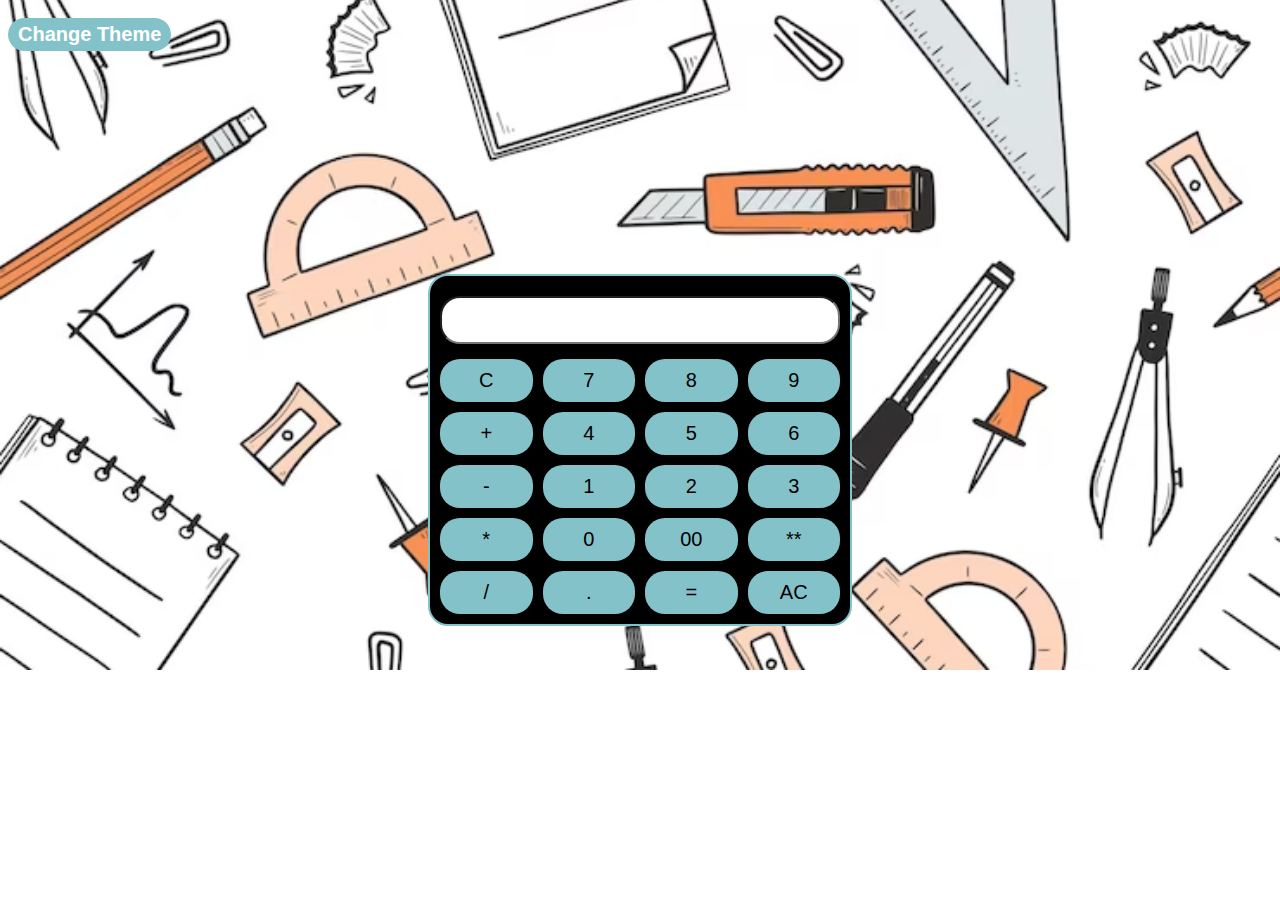
<file: calculator/index.html>
<!DOCTYPE html>
<html lang="en">
<head>
    <meta charset="UTF-8">
    <meta name="viewport" content="width=device-width, initial-scale=1.0">
    <link rel="stylesheet" href="assets/css/style.css">
    <title>Calculator</title>
</head>
<body class="light-theme">
    <div class="calculator">
        <input type="text" id="display" readonly>
        <div class="buttons">
            <button onclick="clearDisplay()">C</button>
            <button onclick="ToDisplay('7')">7</button>
            <button onclick="ToDisplay('8')">8</button>
            <button onclick="ToDisplay('9')">9</button>
            <button onclick="ToDisplay('+')">+</button>
            <button onclick="ToDisplay('4')">4</button>
            <button onclick="ToDisplay('5')">5</button>
            <button onclick="ToDisplay('6')">6</button>
            <button onclick="ToDisplay('-')">-</button>
            <button onclick="ToDisplay('1')">1</button>
            <button onclick="ToDisplay('2')">2</button>
            <button onclick="ToDisplay('3')">3</button>
            <button onclick="ToDisplay('*')">*</button>
            <button onclick="ToDisplay('0')">0</button>
            <button onclick="ToDisplay('00')">00</button>
            <button  onclick="ToDisplay('**')">**</button>
            <button onclick="ToDisplay('/')">/</button>
            <button onclick="ToDisplay('.')">.</button>
            <button onclick="calculateResult()">=</button>
            <button onclick="clearDisplay()">AC</button>
        </div>
    </div>
    <button class=" theme-button" onclick="changeTheme()">Change Theme</button>
    <script src="assets/js/cal.js"></script>
</body>
</html>
</file>
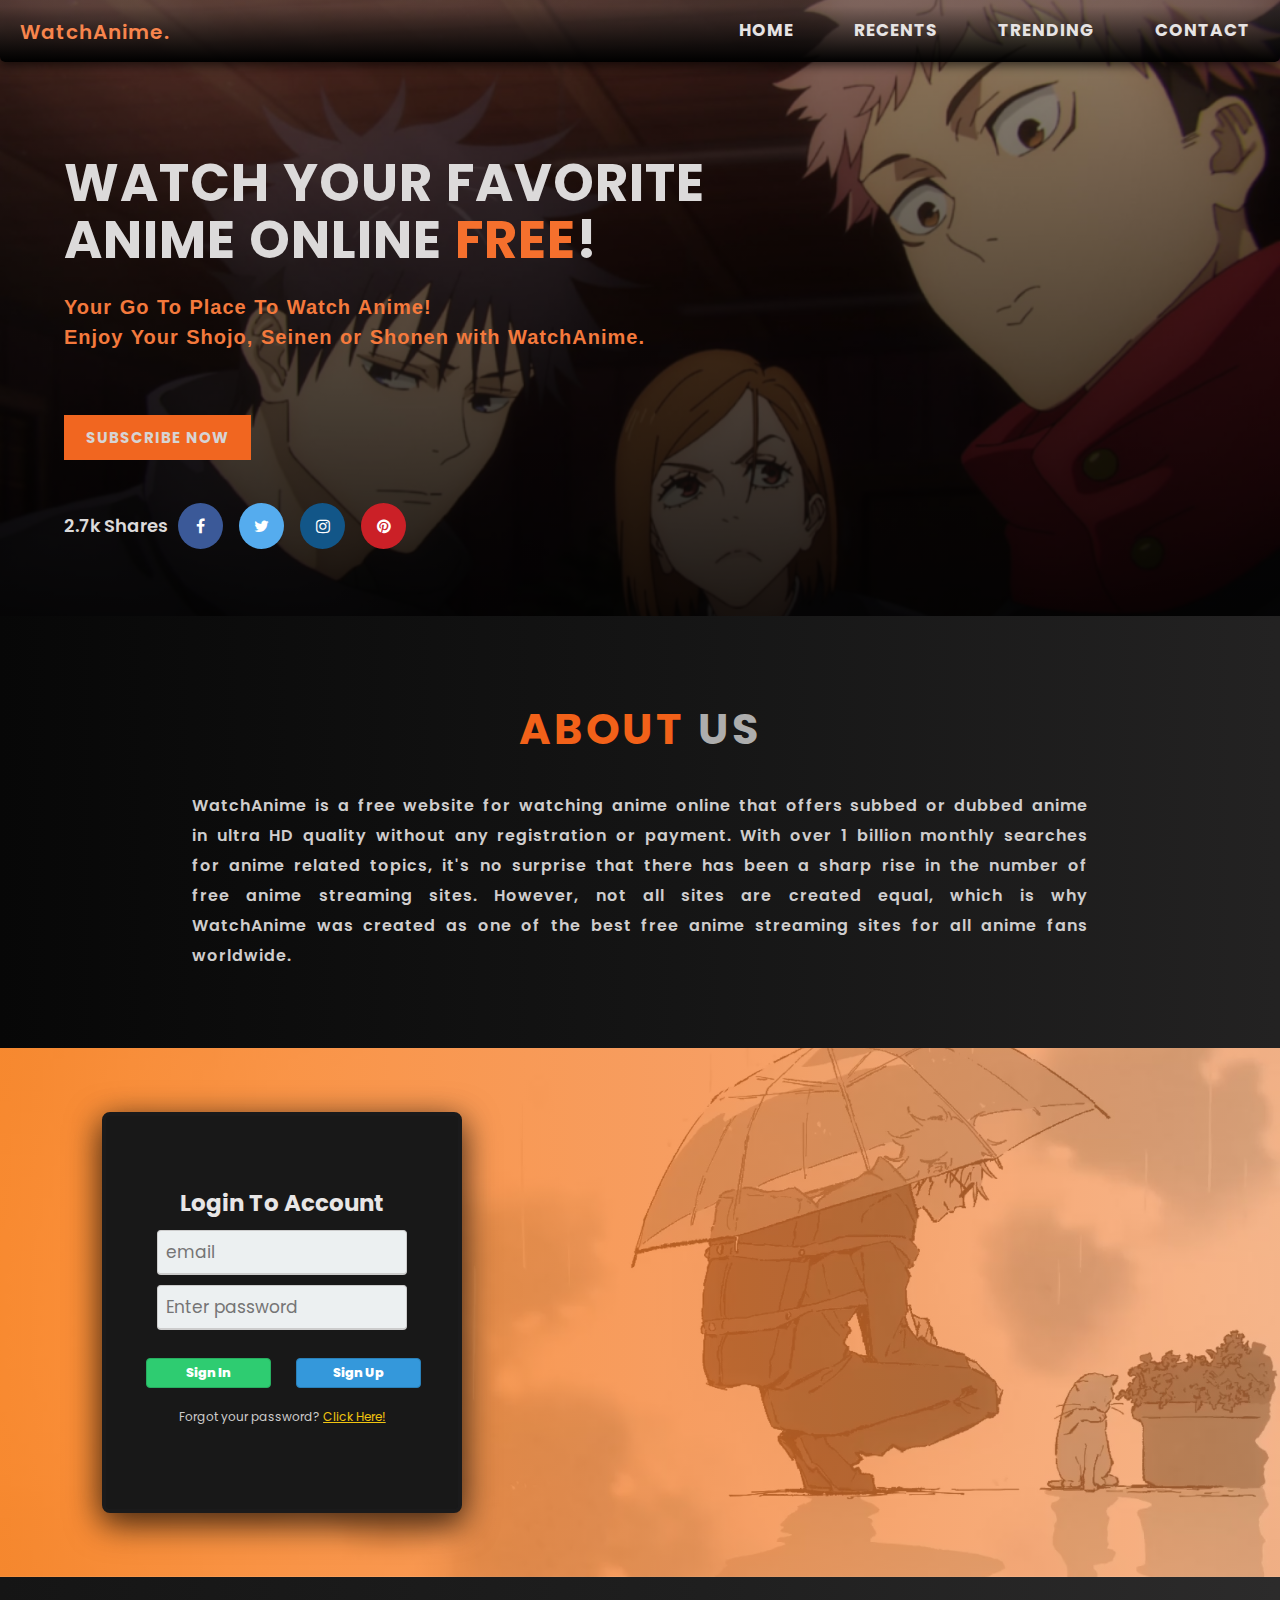
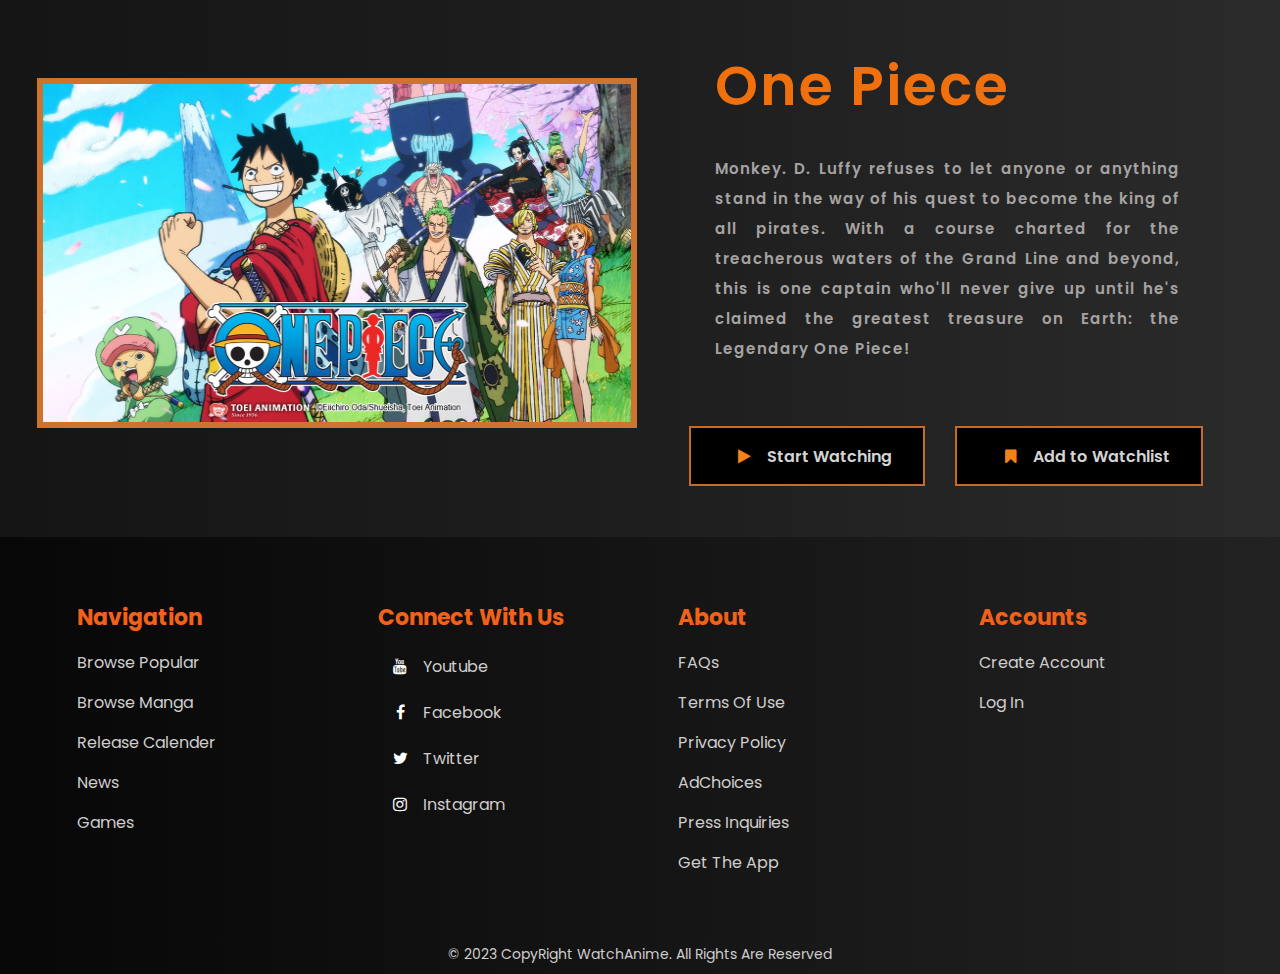
<file: landingpage/index.html>
<!DOCTYPE html>
<html lang="en">

<head>
    <meta charset="UTF-8">
    <meta name="viewport" content="width=device-width, initial-scale=1.0">
    <title>Landing Page</title>
    <link rel="stylesheet" href="assets/css/style.css">
    <link
        href="https://fonts.googleapis.com/css?family=Poppins:100,100italic,200,200italic,300,300italic,regular,italic,500,500italic,600,600italic,700,700italic,800,800italic,900,900italic"
        rel="stylesheet" />
    <link
        href="https://fonts.googleapis.com/css?family=Open+Sans:300,regular,500,600,700,800,300italic,italic,500italic,600italic,700italic,800italic"
        rel="stylesheet" />
    <link href="https://fonts.googleapis.com/css?family=Oswald:200,300,regular,500,600,700" rel="stylesheet" />
    <link href="https://fonts.googleapis.com/css?family=Montserrat+Subrayada:regular,700" rel="stylesheet" />
    <link rel="stylesheet" href="https://cdnjs.cloudflare.com/ajax/libs/font-awesome/4.7.0/css/font-awesome.min.css">
</head>

<body>
    <header>
        <nav id="navbar">
            <div id="name"><a href="#">WatchAnime.</a></div>
            <div class="menu">
                <ul>
                    <li><a href="#">Home</a></li>
                    <li><a href="#">Recents</a></li>
                    <li><a href="#">Trending</a></li>
                    <li><a href="#">Contact</a></li>
                </ul>
            </div>
        </nav>
    </header>
    <section id="intro">
        <div class="head">
            <h1>WATCH YOUR FAVORITE ANIME ONLINE <span>FREE</span>!</h1>
            <p>Your Go To Place To Watch Anime!</p>
            <p>Enjoy Your Shojo, Seinen or Shonen with WatchAnime.</p>
            <div class="btn"><a href="#" class=>SUBSCRIBE NOW</a></div>
        </div>
        <div class="icons">
            <div id="share">
                <p>2.7k Shares</p>
            </div>
            <a href="#" class="fa fa-facebook"></a>
            <a href="#" class="fa fa-twitter"></a>
            <a href="#" class="fa fa-instagram"></a>
            <a href="#" class="fa fa-pinterest"></a>
        </div>
    </section>
    <section class="about">
        <div class="aboutus">
            <h1>About <span>Us</span></h1>
            <p> WatchAnime is a free website for watching anime online that offers subbed or dubbed anime in ultra
                HD quality without any registration or payment. With over 1 billion monthly searches for anime
                related topics, it's no surprise that there has been a sharp rise in the number of free anime
                streaming sites. However, not all sites are created equal, which is why WatchAnime was created as
                one of
                the best free anime streaming sites for all anime fans worldwide.</p>
        </div>
    </section>
    <section class="form">
        <form>
            <div class="box">
                <div>
                    <h1>Login To Account</h1>
                    <input type="email" name="email" placeholder="email" class="email" />
                    <input type="password" name="email" placeholder="Enter password" class="email" />
                    <a href="#">
                        <div class="but">Sign In</div>
                    </a>
                    <a href="#">
                        <div id="but2">Sign Up</div>
                    </a>
                    <p>Forgot your password? <u><a style="color:#f1c40f;" href="">Click Here!</a></u></p>
                </div>
        </form>
    </section>
    <section class="sec4">
        <div class="img"><img src="assets/img/pic6.jpe" alt=""></div>
        <div class="series">
            <h1>One Piece</h1>
            <p>Monkey. D. Luffy refuses to let anyone or anything stand in the way of his quest to become the king of
                all pirates. With a course charted for the treacherous waters of the Grand Line and beyond, this is one
                captain who'll never give up until he's claimed the greatest treasure on Earth: the Legendary One Piece!
            </p>
            <button class="b"><i class="fa fa-play"></i>Start Watching</button>
            <button class="b" id="wl"><i class="fa fa-bookmark"></i>Add to Watchlist</button>
        </div>
    </section>
    <footer class="footer">
        <div class="con">
            <div class="navigation">
                <h4>Navigation</h4>
                <p><a href="#">Browse Popular</a></p>
                <p><a href="#">Browse Manga</a></p>
                <p><a href="#">Release Calender</a></p>
                <p><a href="#">News</a></p>
                <p><a href="#">Games</a></p>
            </div>
            <div class="connect">
                <h4>Connect With Us </h4>
                <p><i class="y fa fa-youtube"></i><a href="#">Youtube</a></p>
                <p><i class="f fa fa-facebook"></i><a href="#">Facebook</a></p>
                <p><i class="t fa fa-twitter"></i><a href="#">Twitter</a></p>
                <p><i class="i fa fa-instagram"></i><a href="#">Instagram</a></p>

            </div>
            <div class="ab">
                <h4>About</h4>
                <p><a href="#">FAQs</a></p>
                <p><a href="#">Terms Of Use</a></p>
                <p><a href="#">Privacy Policy</a></p>
                <p><a href="#">AdChoices</a></p>
                <p><a href="#">Press Inquiries</a></p>
                <p><a href="#">Get The App</a></p>
            </div>
            <div class="acc">
                <h4>Accounts</h4>
                <p><a href="#">Create Account</a></p>
                <p><a href="#">Log In</a></p>
            </div>
        </div>
        <div class="copyright">
            <p> &copy; 2023 CopyRight WatchAnime. All Rights Are Reserved</p>
        </div>
    </footer>
</body>

</html>
</file>
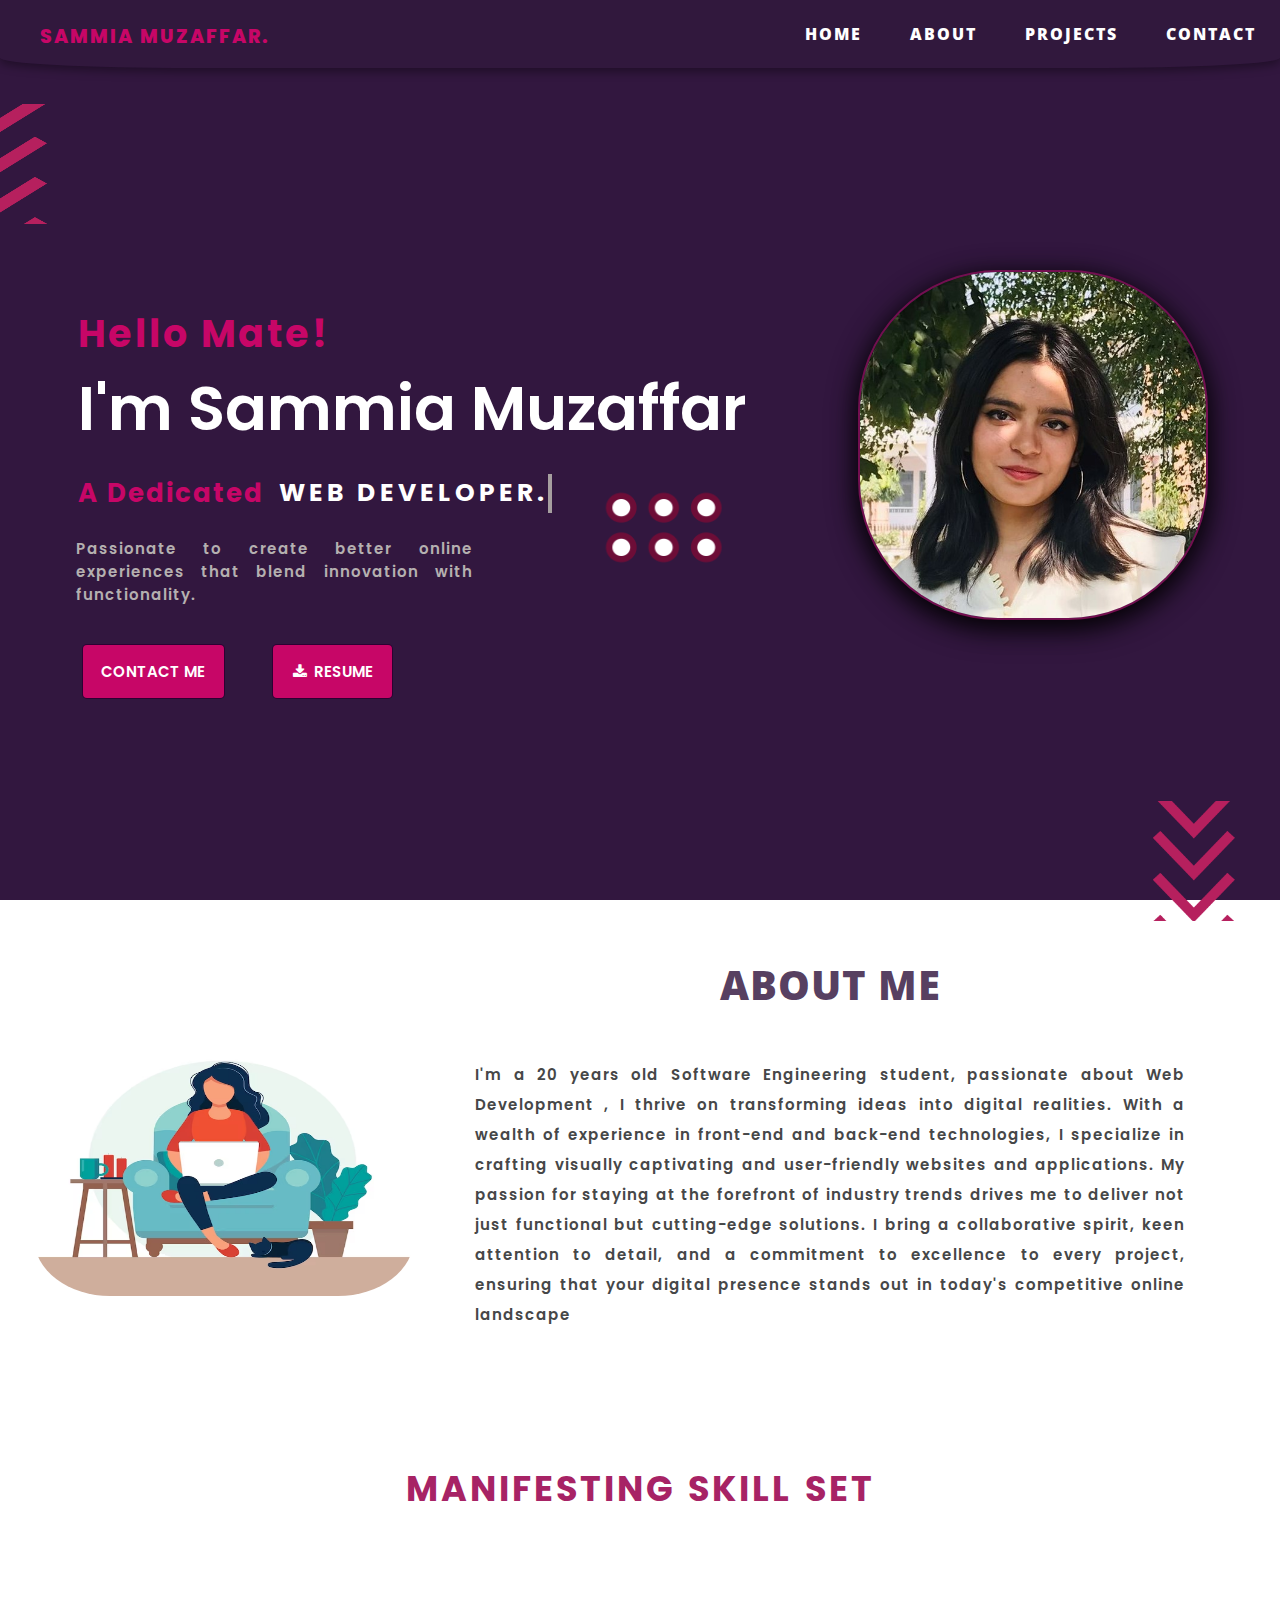
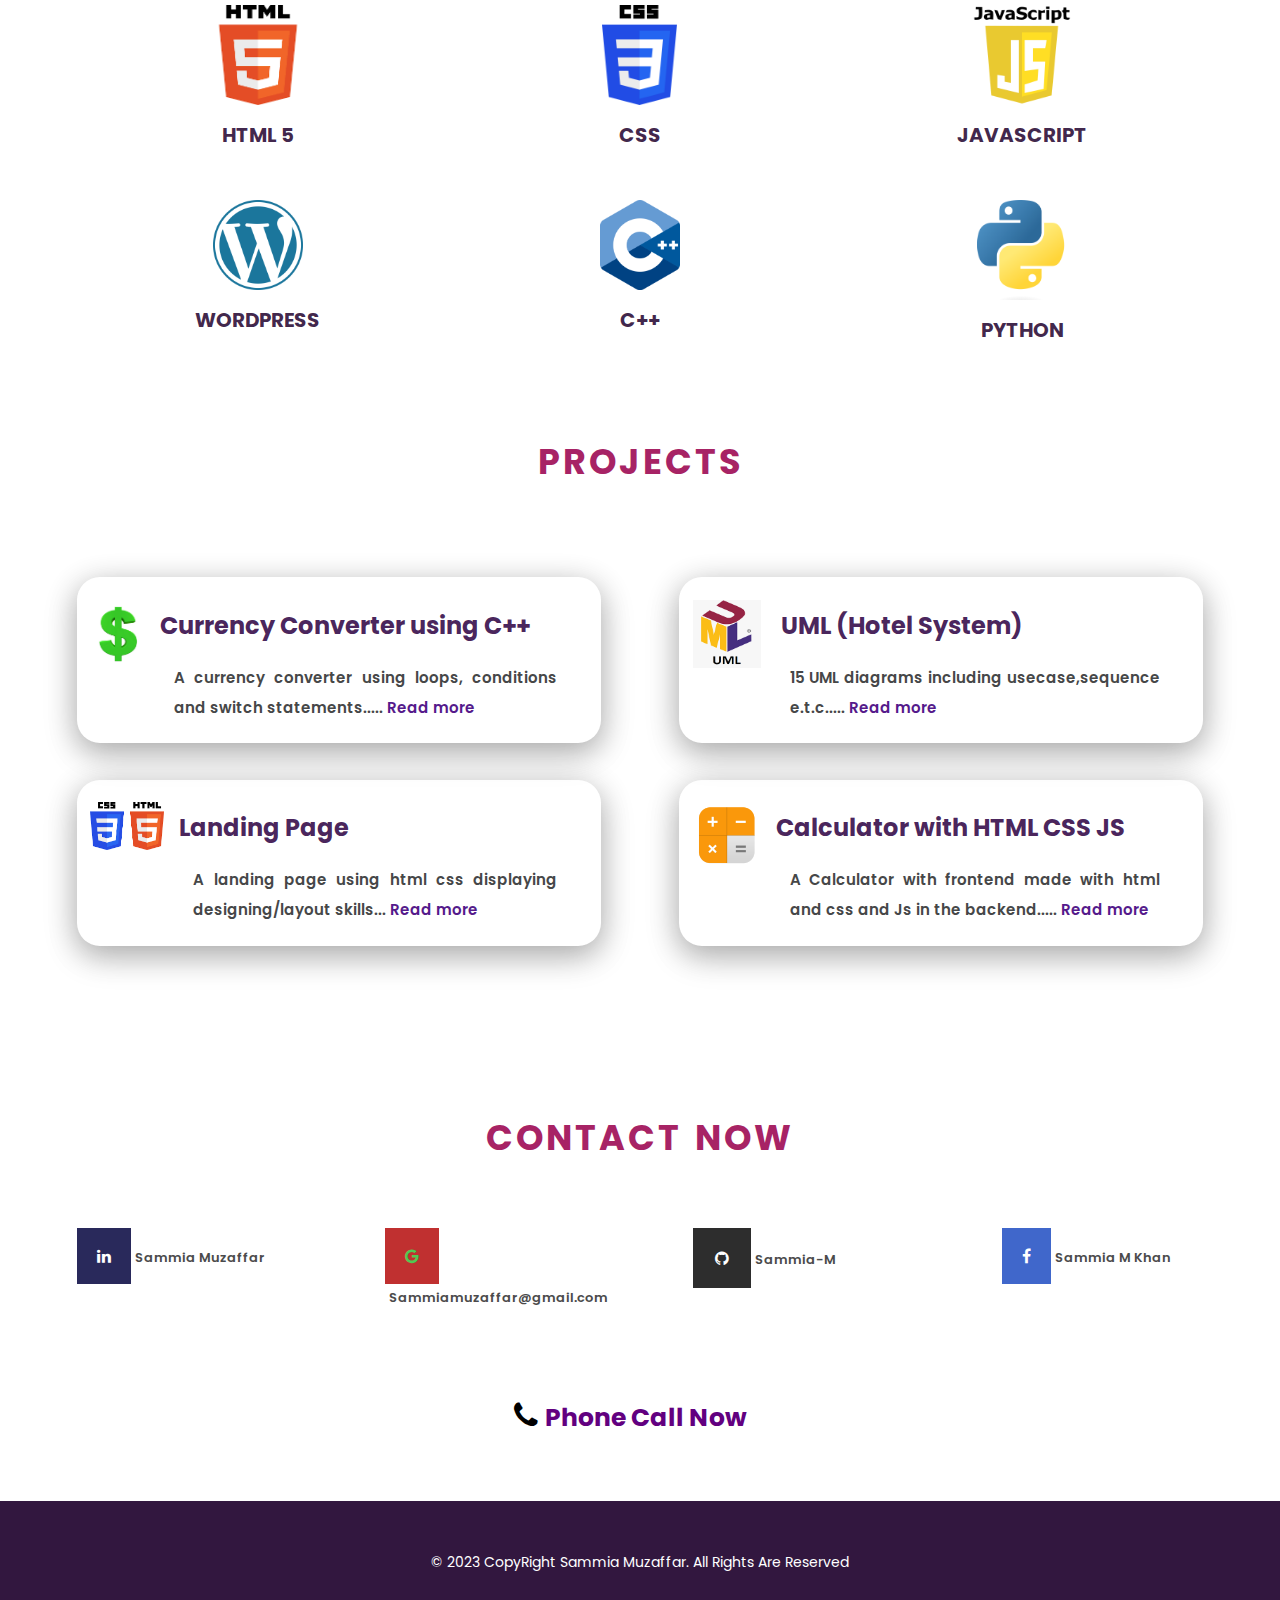
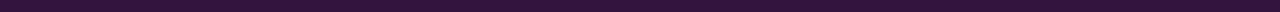
<file: portfolio/index.html>
<!DOCTYPE html>
<html lang="en">

<head>
    <meta charset="UTF-8">
    <title>Portfolio</title>
    <!-- css -->
    <link rel="stylesheet" href="assets/css/style.css">
    <!-- fonts -->
    <link
        href="https://fonts.googleapis.com/css?family=Open+Sans:300,regular,500,600,700,800,300italic,italic,500italic,600italic,700italic,800italic"
        rel="stylesheet" />
    <link href="https://fonts.googleapis.com/css?family=Oswald:200,300,regular,500,600,700" rel="stylesheet" />
    <link href="https://fonts.googleapis.com/css?family=Montserrat+Subrayada:regular,700" rel="stylesheet" />
    <!-- icons -->
    <link rel="stylesheet" href="https://cdnjs.cloudflare.com/ajax/libs/font-awesome/4.7.0/css/font-awesome.min.css">
</head>

<body>

    <nav id="navbar">
        <div>
            <a class="tagl" href="#">
                <p>SAMMIA MUZAFFAR.</p>
            </a>
        </div>
        <div class="links">
            <ul>
                <li class="item"><a href="#home">HOME</a></li>
                <li class="item"><a href="#about">ABOUT</a></li>
                <li class="item"><a href="#projects">PROJECTS</a></li>
                <li class="item"><a href="#contact">CONTACT</a></li>
            </ul>
        </div>
    </nav>
    <section class="sec1">
        <img src="assets/img/pattern.png" alt="" class="pattern">
        <img src="assets/img/pattern2.png" alt="" class="pattern2">
        <img src="assets/img/pattern3.png" alt="" class="pattern3">
        <div class="photo"><img src="assets/img/pic2.jpg" alt=""></div>
        <div class="hello">
            <h1>Hello Mate!</h1>
        </div>
        <div class="constant">I'm Sammia Muzaffar</div>
        <div class="typewriter">
            <p>A Dedicated
            <h1>WEB DEVELOPER.</h1>
            </p>
        </div>
        <div class="intro">
            <p>Passionate to create better online experiences that blend innovation with functionality.</p>
        </div>
        <din class="btn">
            <button>CONTACT ME</button>
            <button><i class="fa fa-download"></i>RESUME</button>
        </din>
    </section>
    <section class="sec2">
        <div class="aboutpic">
            <img src="assets/img/aboutpic.avif" alt="">
        </div>
        <div class="about" id="about">
            <h1 id="head"> ABOUT ME
                <p>
                    I'm a 20 years old Software Engineering student, passionate about Web Development , I thrive on
                    transforming ideas into digital realities. With a wealth of experience in front-end and back-end
                    technologies, I specialize in crafting visually captivating and user-friendly websites and
                    applications. My passion for staying at the forefront of industry trends drives me to deliver not
                    just functional but cutting-edge solutions. I bring a collaborative spirit, keen attention to
                    detail, and a commitment to excellence to every project, ensuring that your digital presence stands
                    out in today's competitive online landscape
                </p>
            </h1>
        </div>

    </section>
    <section class="sec3">
        <h1 class="trend">MANIFESTING SKILL SET</h1>
        <div class="container">
            <div class="box">
                <img src="assets/img/html.png" alt="" width="110" height="100"></img>
                <p><a href="#">HTML 5</a></p>

            </div>
            <div class="box">
                <img src="assets/img/css.png" alt="" width="75" height="100"></img>
                <p><a href="#">CSS</a></p>

            </div>
            <div class="box">
                <img src="assets/img/javascript.png" alt="" width="190" height="100"></img>
                <p><a href="#">JavaScript</a></p>
            </div>
            <div class="box">
                <img src="assets/img/wordpress.png" alt="" width="90" height="90"></img>
                <p><a href="#">wordpress</a></p>

            </div>
            <div class="box">
                <img src="assets/img/c++.png" alt="" width="80" height="90"></img>
                <p><a href="#">c++</a></p>

            </div>
            <div class="box">
                <img src="assets/img/python.png" alt="" width="90" height="100"></img>
                <p><a href="#">python</a></p>

            </div>
        </div>
    </section>
    <section class="projects" id="projects">
        <h1 class="trend">PROJECTS</h1>
        <div class="pros">
            <div class="rec"><img src="assets/img/curr.jpg" alt="" width="90" height="80">
                <h2>Currency Converter using C++<p>A currency converter using loops, conditions and switch
                        statements..... <a href="">Read more</a></p>
                </h2>
            </div>
            <div class="rec"><img src="assets/img/uml.png" alt="" width="90" height="80">
                <h2>&nbsp;UML (Hotel System)<p>15 UML diagrams including usecase,sequence e.t.c..... <a href="">Read
                            more</a></p>
                </h2>
            </div>
            <div class="rec"><img src="assets/img/hc.png" alt="" width="80" height="60">
                <h2>Landing Page<p>A landing page using html css displaying designing/layout skills... <a href="">Read
                            more</a></p>
                </h2>
            </div>
            <div class="rec"><img src="assets/img/cal.png" alt="" width="90" height="80">
                <h2>Calculator with HTML CSS JS<p>A Calculator with frontend made with html and css and Js in the
                        backend..... <a href="">Read more</a></p>
                </h2>
                </h2>
            </div>
        </div>
    </section>
    <section class="sec4" id="contact">
        <h1 class="trend">CONTACT NOW</h1>
        <div class="con">
            <div><i class="fa fa-linkedin"></i><a href="https://www.linkedin.com/in/sammia-muzaffar-b10524275"
                    target="_blank">Sammia Muzaffar</a></div>
            <div><i class="fa fa-google"></i><a href="mailto:sammiamuzaffar@gmail.com">Sammiamuzaffar@gmail.com</a>
            </div>
            <div><i class="fa fa-github"></i><a href="https://github.com/Sammia-M" target="_blank">Sammia-M</a></div>
            <div><i class="fa fa-facebook"></i><a
                    href="https://www.facebook.com/profile.php?id=100093504564823&mibextid=ZbWKwL"
                    target="_blank">Sammia M Khan</a></div>
        </div>
        <div class="phone"><i class="fa fa-phone"></i><a href="tel:+92-3104289060">Phone Call Now</a></div>
    </section>
    <footer class="footer">
        <div class="copyright">
            <p> &copy; 2023 CopyRight Sammia Muzaffar. All Rights Are Reserved</p>
        </div>
    </footer>
</body>

</html>
</file>
<file: calculator/assets/css/style.css>
body {
    font-family: Arial, sans-serif;
    
}

.calculator {
    display: flex;
    flex-direction: column;
    width: 400px;
    position: absolute;
    top: 50%;
    left: 50%;
    /* margin: 0 auto; */
    transform: translateX(-50%) translateY(-50%);
    border: 2px solid #333;
    border-radius: 20px;
    padding: 10px;
    background-color: #000000;
   
}

#display {
    width: 98%;
    font-size: 24px;
    /* padding: 2px; */
    margin-bottom: 10px;
    text-align: right;
    border-radius: 20px;
    padding-top: 8px;
    padding-bottom: 8px;
    margin: 10px 0;
    box-shadow: 10px 13px rgb(13, 14, 13);
    box-shadow: -10px -13px rgb(0, 0, 0);
}

.buttons {
    margin-top: 5px;
    display: grid;
    grid-template-columns: repeat(4, 1fr);
    grid-gap: 10px;
}

button {
    font-size: 20px;
    border-radius: 20px;
    padding: 10px;
    border: none;
    background-color: #ccc;
    cursor: pointer;
}

.theme-button {
    margin-top: 10px;
    font-size: 20px;
    font-weight: 700;
    padding: 5px 10px;
    background-color: #333;
    color: #fff;
    border: none;
    cursor: pointer;
}

/* Light Theme */
.light-theme {
    background: url('../img/calculator2.avif') no-repeat ;
    background-position: center;
    background-size: cover;
    color: #333;
    
}

.light-theme .calculator {
    border: 2px solid #84c2ca;
}

.light-theme button {
    background-color: #84c2ca;
}

/* Dark Theme */
.dark-theme {
    background: url('../img/calculator1.jpg')  ;
    background-position: center;
    background-size: cover;
    color: #fff;
   
}

.dark-theme .calculator {
    border: 2px solid #fff;
}

.dark-theme button {
    background-color: #888888;
}
</file>
<file: landingpage/assets/css/style.css>
* {
  font-family: 'Poppins';
  margin: 0;
  padding: 0;
  box-sizing: border-box;
}

html {
  scroll-behavior: smooth;
}

#navbar {
  display: grid;
  grid-template-columns: 4fr 3fr;
  background-image: linear-gradient(to bottom, rgba(91, 91, 91, 0.306) 10%, rgb(0, 0, 0) 100%);
  box-shadow: 0px 4px 10px 0px rgba(0, 0, 0, 0.559);
  border-bottom-left-radius: 5px;
  border-bottom-right-radius: 5px;
  position: absolute;
  top: 0;
}

#name {
  padding: 17px 20px 15px 20px;
}

#name a {
  text-decoration: none;
  font-size: 20px;
  font-weight: 600;
  letter-spacing: 1px;
  color: rgb(247, 133, 77);
}

.menu ul {
  display: flex;
  list-style: none;
}

.menu ul li {
  padding: 17px 25px 10px 25px;
  margin: 0px 5px 3px 5px;
  text-transform: uppercase;
}

.menu ul li a {
  color: rgb(230, 227, 227);
  font-weight: 700;
  text-decoration: none;
  letter-spacing: 1px;
  font-size: 17px;
}

.menu ul li:hover {
  background-color: rgba(0, 0, 0, 0.532);
}

#intro {
  background-image: linear-gradient(rgba(0, 0, 0, 0.404), rgba(0, 0, 0, 0.874)), url('../img/pic5.webp');
  background-size: cover;
  background-repeat: no-repeat;
  background-position: center;
}

.head {
  padding: 12% 0% 3% 5%;
  color: rgb(220, 218, 218);
  letter-spacing: 1px;
  word-spacing: 1px;
}

.head span {
  color: rgb(245, 112, 45);
}

.head h1 {
  font-size: 52px;
  line-height: 57px;
  margin-bottom: 2%;
  width: 55%;
}

.head p {
  font-family: 'Segoe UI', Tahoma, Geneva, Verdana, sans-serif;
  width: 53%;
  line-height: 30px;
  font-size: 20px;
  font-weight: 600;
  color: rgb(244, 121, 60);
}

.btn {
  padding-top: 6%;
  padding-bottom: 1%;
}

.btn a {
  border: 2px rgb(241, 102, 32) solid;
  padding: 10px 20px 10px 20px;
  background-color: rgb(241, 102, 32);
  color: rgb(214, 212, 212);
  font-size: 15px;
  font-weight: 700;
  text-decoration: none;
}

.btn a:hover {
  background-color: rgb(216, 213, 212);
  color: rgb(241, 90, 15);
}

.icons {
  padding-left: 5%;
  padding-bottom: 5%;
}

#share {
  display: inline-block;
  color: rgb(220, 218, 218);
  font-size: 18px;
  font-weight: 600;
}

.fa {
  padding: 15px;
  font-size: 30px;
  width: 45px;
  text-align: center;
  text-decoration: none;
  border-radius: 50%;
}

.fa:hover {
  opacity: 0.7;
}

.fa-facebook {
  background: #3B5998;
  color: white;
}

.fa-twitter {
  background: #55ACEE;
  color: white;
}

.fa-instagram {
  background: #125688;
  color: white;
}

.fa-pinterest {
  background: #cb2027;
  color: white;
}

.icons a {
  margin: 3px 6px;
}

.about {
  background: rgb(0, 0, 0);
  background: linear-gradient(90deg, rgba(0, 0, 0, 0.973) 0%, rgba(14, 14, 14, 0.968) 55%, rgba(27, 26, 26, 0.966) 100%);
}

.aboutus {
  width: 85%;
  padding: 6% 0% 6% 15%;
  text-align: justify;
  color: rgb(207, 205, 205);
}

.aboutus h1 {
  text-align: center;
  padding: 4px 0px 12px 0px;
  color: rgb(242, 97, 25);
  font-size: 43px;
  text-transform: uppercase;
  letter-spacing: 3px;
  word-spacing: 2px;
}

.aboutus h1 span {
  color: rgb(173, 173, 173);
}

.aboutus p {
  letter-spacing: 1px;
  word-spacing: 2px;
  line-height: 30px;
  padding-top: 2%;
  font-weight: 600;
}

.form {
  background: linear-gradient(90deg, rgba(252, 113, 0, 0.792) 0%, rgba(244, 122, 40, 0.724) 55%, rgba(243, 136, 65, 0.605) 100%), url('../img/pic3.jpg');
  background-position: center;
  background-size: cover;
  background-repeat: no-repeat;

  text-align: center;
  padding: 5% 0% 5% 8%;
}

form p {
  font-size: 12px;
  text-decoration: none;
  color: #cecccc;
}

form h1 {
  padding-top: 20%;
  font-size: 23px;
  color: #e8e6e6;
}

.box {
  background: rgb(24, 24, 24);
  width: 360px;
  border-radius: 8px;
  padding-bottom: 7%;
  border: #1a1a1b 4px solid;
  box-shadow: 0 8px 30px 0 rgba(0, 0, 0, 0.4), 0 10px 35px 0 rgba(0, 0, 0, 0.53);
}

.email {
  background: #ecf0f1;
  border: #ccc 1px solid;
  border-bottom: #ccc 2px solid;
  padding: 8px;
  width: 250px;
  color: #000000;
  margin-top: 10px;
  font-size: 17px;
  border-radius: 4px;
}

.password {
  border-radius: 4px;
  background: #ecf0f1;
  border: #ccc 1px solid;
  padding: 8px;
  width: 250px;
  font-size: 17px;
}

.but {
  float: left;
  background: #2ecc71;
  width: 125px;
  padding-top: 5px;
  padding-bottom: 5px;
  color: white;
  border-radius: 4px;
  border: #27ae60 1px solid;
  margin: 28px 0px 20px 40px;
  font-weight: 800;
  font-size: 0.8em;
}

.but:hover {
  background: #1dc465;
}

#but2 {
  float: left;
  background: #3498db;
  width: 125px;
  padding-top: 5px;
  padding-bottom: 5px;
  color: white;
  border-radius: 4px;
  border: #2980b9 1px solid;
  margin: 28px 0px 20px 25px;
  font-weight: 800;
  font-size: 0.8em;
}

#but2:hover {
  background: #268cd0;
}

.sec4 {
  display: grid;
  grid-template-columns: 4fr 4fr;
  grid-column-gap: 50px;
  background-color: #c4c4c4;
  background: linear-gradient(90deg, rgba(0, 0, 0, 0.916) 0%, rgba(14, 14, 14, 0.929) 55%, rgba(27, 26, 26, 0.925) 100%);
  padding-top: 5%;
}

.sec4 img {
  margin-top: 6%;
  width: 600px;
  height: 350px;
  margin-left: 6%;
  border: 6px #f18532d7 solid;
}

.series {
  padding: 0px 50px;
  margin-top: 3%;
}

.series h1 {
  color: #f0700e;
  font-size: 55px;
  font-weight: 600;
  letter-spacing: 2px;
  padding-bottom: 7px;
  margin-top: -3%;
}

.series p {
  color: #a5a3a2;
  text-align: justify;
  font-size: 15px;
  font-weight: 600;
  line-height: 30px;
  letter-spacing: 1px;
  padding: 20px 50px 0px 0px;
  margin-bottom: 7%;
  font-weight: 600;
  padding-bottom: 5%;
}

.series button {
  padding: 1% 6%;
  cursor: pointer;
  background-color: #000000;
  border: 2px #e67d2ddb solid;
  color: #d3d4d4;
  font-size: 16px;
  font-weight: 600;
  margin-left: -5%;
  margin-bottom: 10%;
}

#wl {
  margin-left: 5%;
}

.b:hover {
  background-color: #2f2e2e;
}

.fa-bookmark {
  color: #f48218;
}

.fa-play {
  color: #f48218;
}

.footer {
  background: rgb(0, 0, 0);
  background: linear-gradient(90deg, rgba(0, 0, 0, 0.973) 0%, rgba(14, 14, 14, 0.968) 55%, rgba(27, 26, 26, 0.966) 100%);
}

.con {
  display: grid;
  grid-template-columns: 2fr 2fr 2fr 2fr;
  padding-top: 5%;
  padding-left: 6%;
  padding-bottom: 3%;

}

.footer h4 {
  color: rgb(242, 97, 25);
  font-size: 22px;
  padding-bottom: 9px;
}

.footer a,
.copyright {
  color: rgb(207, 205, 205);
  margin: 20px 0px;
  text-decoration: none;
  line-height: 40px;
}

.footer a:hover {
  text-decoration: underline;
}

.f {
  background-color: transparent;
  color: white;
}

.y {
  background-color: transparent;
  color: white;
}

.t {
  background-color: transparent;
  color: white;
}

.i {
  background-color: transparent;
  color: white;
}

.copyright {
  margin: 1% 0% -6% 0%;
  text-align: center;
  font-size: 14px;
}
</file>
<file: portfolio/assets/css/style.css>
@import url('https://fonts.googleapis.com/css2?family=Poppins:wght@200;300;400;500;600;700&display=swap');

* {
  margin: 0;
  padding: 0;
  box-sizing: border-box;
  font-family: 'Poppins', sans-serif;
}

html {
  scroll-behavior: smooth;
}

#navbar {
  display: grid;
  grid-template-columns: 5fr 3fr;
  background: #2f1b3935;
  border-bottom-left-radius: 15%;
  border-bottom-right-radius: 15%;
  box-shadow: 0px 4px 10px 0px rgba(0, 0, 0, 0.36);
  padding-bottom: 15px;
  position: absolute;
  top: 0;
}

.links {
  display: flex;
  flex-direction: row-reverse;
}

#navbar ul {
  display: flex;
  margin-top: 15px;
}

#navbar ul li {
  list-style: none;
}

#navbar ul li a {
  color: white;
  font-size: 16px;
  font-weight: 800;
  font-family: 'Open Sans';
  letter-spacing: 2px;
  word-spacing: 2px;
  display: block;
  padding: 8px 24px;
  border-radius: 10px;
  text-decoration: none;
}

#navbar ul li a:hover {
  color: #858383;
  font-size: 17px;
  ;

}
.tagl {
  color: #c70667;
  font-size: 19px;
  font-weight: 800;
  font-family: 'Open Sans';
  letter-spacing: 2px;
  text-decoration: none;
}

.tagl p {
  margin-top: 22px;
  margin-left: 40px;
}

.sec1 {
  display: flex;
  flex-direction: column;
  text-align: left;
  justify-content: center;
  min-height: 100vh;
  background: #1f012de9;
  padding-top: 11%;
  padding-left: 3%;
}

.photo img {
  position: absolute;
  border: 2px #c7066670 solid;
  width: 350px;
  height: 350px;
  object-fit: cover;
  border-radius: 40%;
  box-shadow: 0 6px 25px 0 rgba(0, 0, 0, 0.6), 0 8px 30px 0 rgba(0, 0, 0, 0.79);
  top: 30%;
  left: 67%;
}

.pattern {
  position: absolute;
  width: 70px;
  height: 120px;
  top: 11.5%;
  left: -1.5%;
}

.pattern2 {
  position: absolute;
  width: 160px;
  height: 120px;
  top: 89%;
  right: 0.25%;
}

.pattern3 {
  position: absolute;
  width: 75px;
  height: 120px;
  top: 52%;
  left: 49%;
  rotate: 90deg;
}

.hello {
  margin-left: 40px;
  font-size: 19px;
  letter-spacing: 3px;
  color: #c70667;
}

.sec1 .constant {
  color: #fff;
  padding: 0% 0% 1.5% 0%;
  margin-left: 40px;
  font-size: 62px;
  font-weight: 600;
}

.typewriter {
  font-size: large;
  display: flex;
  margin-left: 40px;
}

.intro p {
  padding: 2% 0% 0% 3%;
  font-size: 15px;
  font-weight: 600;
  letter-spacing: 1px;
  color: #b5b0b0;
  width: 35%;
  text-align: justify;
}

.typewriter p {
  font-size: 26px;
  font-weight: 700;
  letter-spacing: 2px;
  color: #c70667;
}

.typewriter h1 {
  padding-left: 15px;
  font-size: 25px;
  color: #fff;
  overflow: hidden;
  border-right: 4px solid #a69f9f;
  white-space: nowrap;
  letter-spacing: 4px;
  animation:
    typing 3s steps(25, end),
    blink-caret .7s step-end infinite;
}

@keyframes typing {
  from {
    width: 0
  }

  to {
    width: 22%
  }
}

@keyframes blink-caret {

  from,
  to {
    border-color: transparent
  }

  50% {
    border-color: #ceb9b9
  }
}

.icons {
  padding-top: 35px;
  padding-left: 40px;
}

.btn button {
  background-color: #c70667;
  color: #fff;
  border: 1px #1f012de9 solid;
  padding: 15px 19px 15px 18px;
  cursor: pointer;
  font-family: 'Poppins';
  font-size: 15px;
  font-weight: 600;
  margin: 3% 0% 3% 3.5%;
  border-radius: 5px;
}

.btn button:hover {
  background-color: #a72365;
}

.fa {
  padding: 2px 7px 2px 2px;
  font-size: 30px;
  width: px;
  text-align: center;
  text-decoration: none;

}

.fa:hover {
  opacity: 0.7;
}

.sec2 {
  background-color: #ffffff;
  display: grid;
  grid-template-columns: 2fr 5fr;
  padding-bottom: 2%;
}

.about h1 {
  text-align: center;
  font-size: 40px;
  line-height: 90px;
  padding-top: 40px;
  color: #1f012dc4;
  font-family: 'Open Sans';
  letter-spacing: 1px;
  font-weight: 900;
}

.about p {
  text-align: justify;
  font-size: 15px;
  font-weight: 600;
  line-height: 30px;
  padding: 30px 95px;
  color: #464748;
}

.aboutpic img {
  width: 380px;
  height: 290px;
  margin: 28% 0% 0% 9%;
  border-radius: 20%;
}

.sec3 {
  background-color: rgb(255, 255, 255);

}

.trend {
  color: #a72365;
  padding-top: 6%;
  font-size: 35px;
  text-align: center;
  letter-spacing: 3px;
  word-spacing: 3px;
}

.container {
  display: grid;
  grid-template-columns: 1fr 1fr 1fr;
  grid-column-gap: 20px;
  grid-row-gap: 50px;
  text-align: center;
  padding-top: 2%;
  padding-bottom: 6%;
  margin: 5% 6% 0% 6%;
}

.box img {
  border-radius: 15px;
}

.box p {
  padding-top: 8px;
}

.box p a {
  color: #1f012dd8;
  font-weight: 700;
  text-decoration: none;
  font-size: 20px;
  text-transform: uppercase;
}

.box :hover {
  -ms-transform: scale(1.1);
  -webkit-transform: scale(1.1);
  transform: scale(1.1);
}

.projects {
  background-color: #fff;
  padding-bottom: 4%;
}

.projects h1 {
  padding: 1% 0% 7% 0%;
}

.rec {
  display: flex;
  width: 100%;
}

.rec:hover {
  width: 107%;
  background-color: #5b146b8c;
}

.rec img {
  padding-top: 12px;
  margin-left: 3px;
}

.rec h2 {
  padding: 4% 1% 1% 3%;
  color: #39104de8;
}

.rec h2 p {
  text-align: justify;
  font-size: 15px;
  font-weight: 600;
  line-height: 30px;
  padding: 20px 28px 5px 14px;
  color: #464748;
}

.rec h2 p a {
  text-decoration: none;
}

.pros {
  display: grid;
  grid-template-columns: 2fr 2fr;
  grid-column-gap: 7%;
  margin-left: 6%;
  margin-right: 6%;
}

.rec {
  margin-bottom: 7%;
  padding: 2% 2% 2% 2%;
  box-shadow: 0 8px 30px 0 rgba(0, 0, 0, 0.2), 0 10px 35px 0 rgba(0, 0, 0, 0.19);
  border-radius: 23px;

}

.sec4 {
  padding-bottom: 5%;
}

.con {
  display: grid;
  grid-template-columns: 2fr 2fr 2fr 2fr;
}

.con {
  display: grid;
  grid-template-columns: 1fr 1fr 1fr 1fr;
  grid-column-gap: 30px;
  padding-top: 5%;
  padding-left: 6%;
}

.con a {
  text-decoration: none;
  color: #4b4b4b;
  font-size: 13px;
  font-weight: 600;
  padding: 4px;
}

.fa-linkedin {
  background-color: rgb(41, 41, 91);
  color: white;
  padding: 20px;
}

.fa-google {
  background-color: rgba(179, 4, 4, 0.822);
  color: rgb(82, 199, 82);
  padding: 20px;
}

.fa-github {
  background-color: rgba(0, 0, 0, 0.822);
  color: rgb(255, 255, 255);
  padding: 22px;
}

.fa-facebook {
  background-color: rgba(37, 82, 196, 0.877);
  color: rgb(255, 255, 255);
  padding: 20px;
}

.phone {
  margin: 7% 0% 0% 40%;
}

.phone i {
  font-size: 30px;
}

.phone a {
  text-decoration: none;
  font-size: 25px;
  font-weight: 700;
  color: rgb(98, 0, 128);
}

.footer {
  background-color: #1f012de9;
  padding: 2% 0% 2% 0%;
}

.copyright {
  color: #ffffff;
  padding: 2% 0% 0% 0%;
  margin: 0% 0% 1% 0%;
  text-align: center;
  font-size: 14px;
}
</file>
